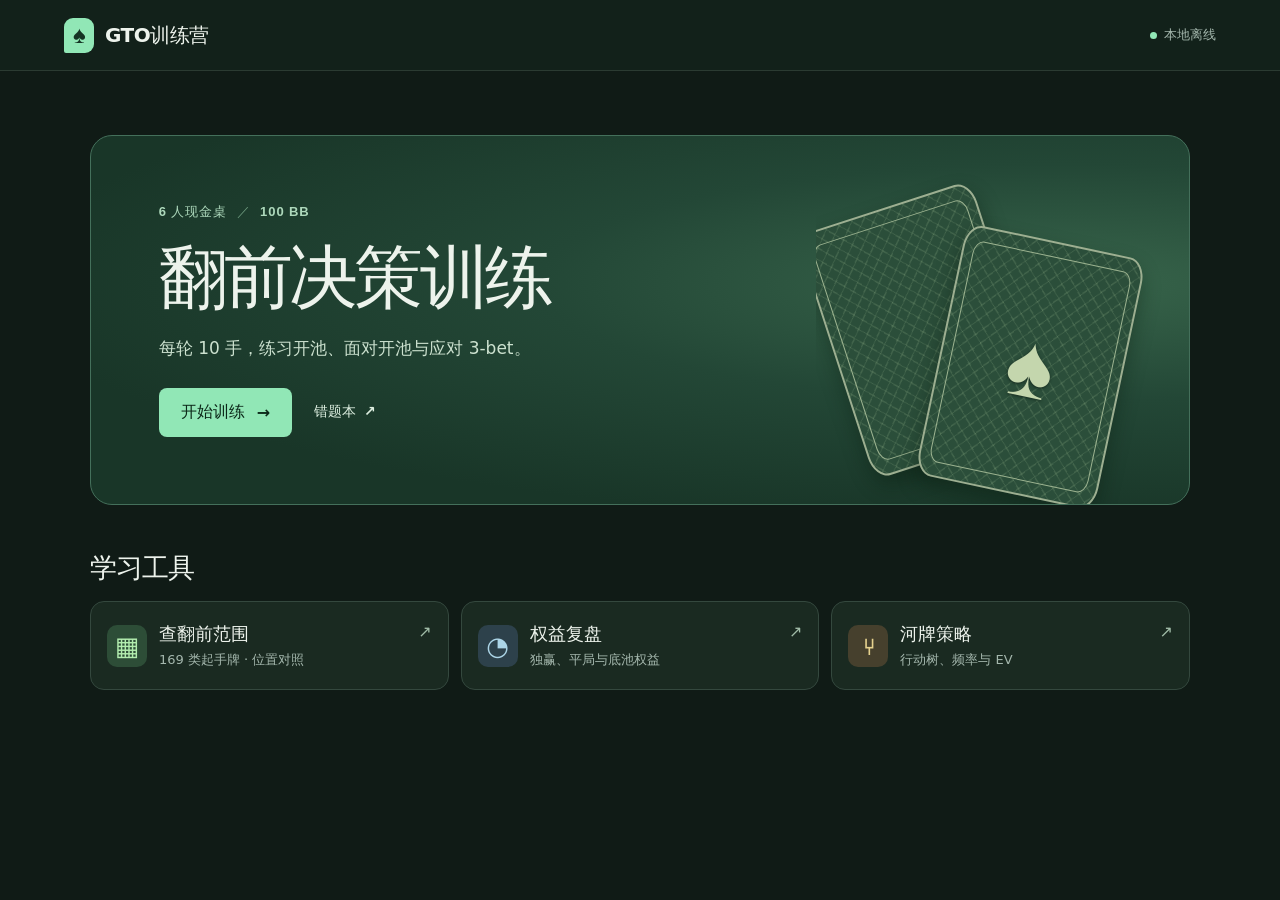
<file: index.html>
<!doctype html>
<html lang="zh-CN">
<head>
  <meta charset="utf-8">
  <meta name="viewport" content="width=device-width, initial-scale=1">
  <meta name="color-scheme" content="dark">
  <title>GTO训练营 · 训练工作台</title>
  <link rel="stylesheet" href="web/style.css">
  <link rel="stylesheet" href="web/camp.css">
  <script defer src="preflop/ranges.js"></script>
  <script defer src="training/session.js"></script>
  <script defer src="web/home.js"></script>
</head>
<body class="camp-home">
  <header class="topbar"><div class="frame topbar-inner">
    <div class="brand"><span class="brand-mark" aria-hidden="true">♠</span>GTO训练营</div>
    <span class="offline"><i></i>本地离线</span>
  </div></header>
  <main class="frame camp-desk">
    <section class="camp-hero" aria-labelledby="train-title">
      <div class="camp-hero-copy">
        <p class="camp-model">6 人现金桌 <span>／</span> 100 BB</p>
        <h1 id="train-title">翻前决策训练</h1>
        <p class="camp-description">每轮 10 手，练习开池、面对开池与应对 3-bet。</p>
        <div class="camp-cta">
          <a id="start-training" class="primary" href="training/index.html">开始训练</a>
          <a class="camp-review" href="training/index.html#review">错题本 <span aria-hidden="true">↗</span></a>
        </div>
      </div>
      <div class="camp-art" aria-hidden="true"><span class="back-card far"></span><span class="back-card near"><b>♠</b></span></div>
    </section>
    <section class="camp-tools" aria-labelledby="study-title">
      <h2 id="study-title">学习工具</h2>
      <div class="tool-grid">
        <a class="tool-card" id="open-preflop" href="preflop/index.html">
          <span class="tool-icon grid-icon" aria-hidden="true">▦</span>
          <div><h3>查翻前范围</h3><p>169 类起手牌 · 位置对照</p></div><span class="tool-go" aria-hidden="true">↗</span>
        </a>
        <a class="tool-card" id="open-equity" href="equity.html">
          <span class="tool-icon equity-icon" aria-hidden="true">◔</span>
          <div><h3>权益复盘</h3><p>独赢、平局与底池权益</p></div><span class="tool-go" aria-hidden="true">↗</span>
        </a>
        <a class="tool-card" id="open-strategy" href="strategy/index.html" hidden>
          <span class="tool-icon river-icon" aria-hidden="true">⑂</span>
          <div><h3>河牌策略</h3><p>行动树、频率与 EV</p></div><span class="tool-go" aria-hidden="true">↗</span>
        </a>
      </div>
    </section>
  </main>
</body>
</html>
</file>
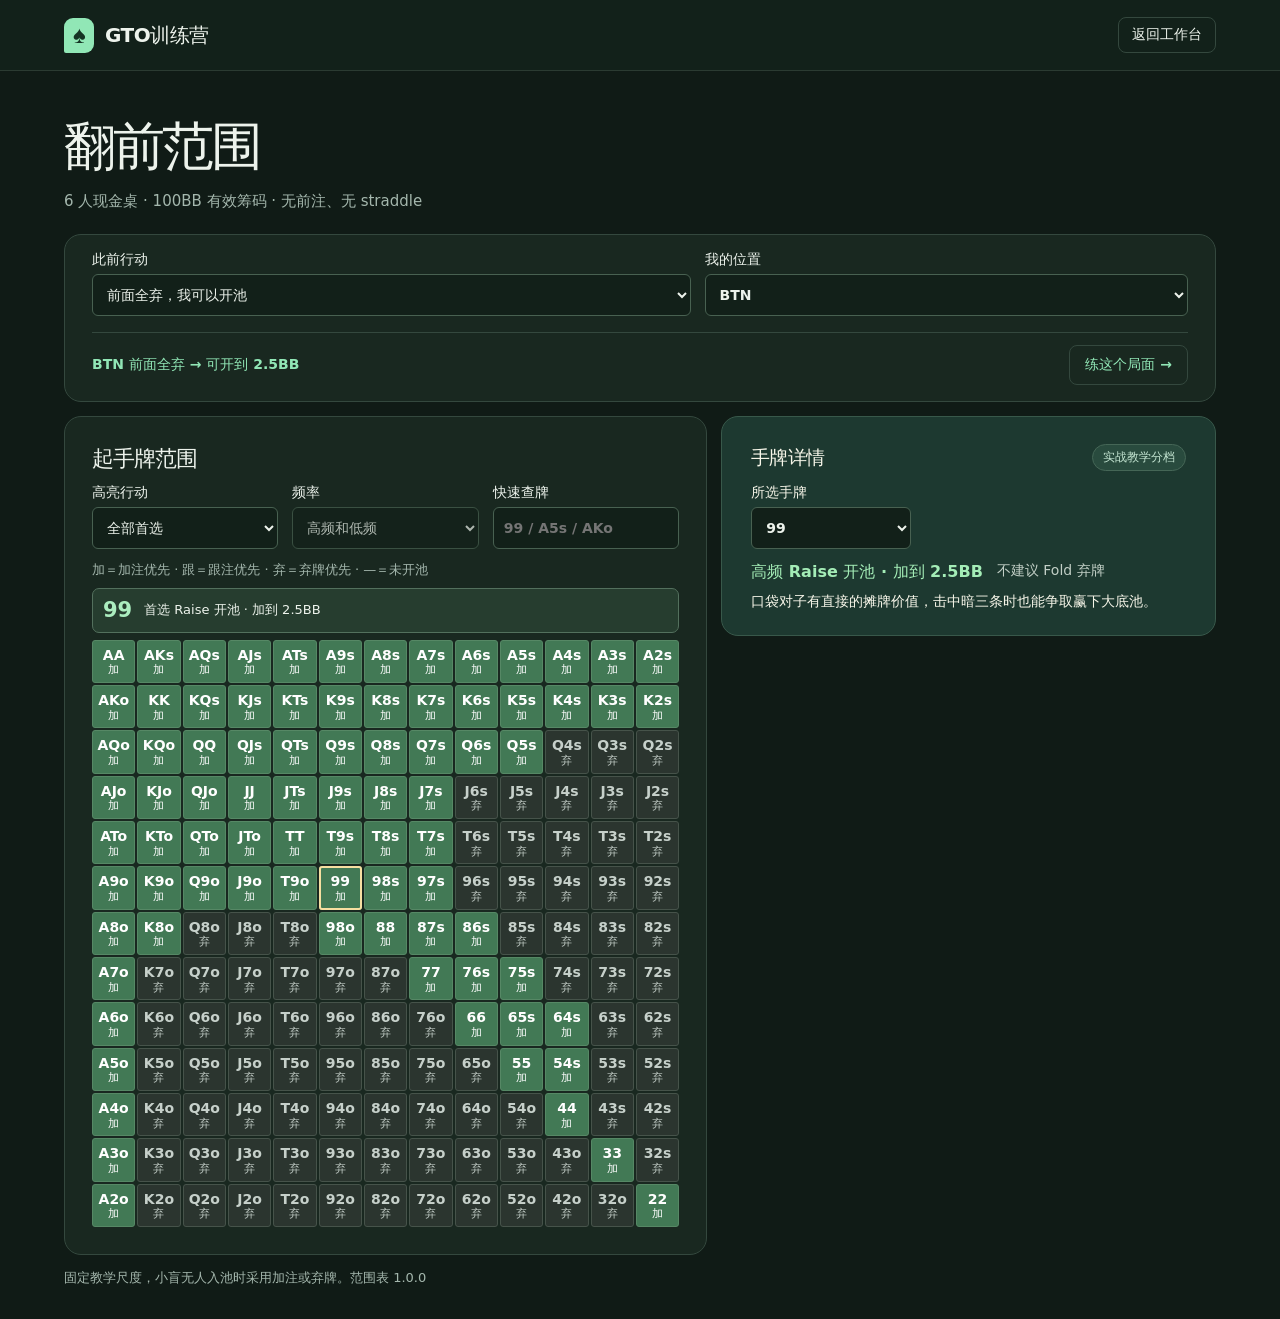
<file: preflop/index.html>
<!doctype html>
<html lang="zh-CN">
<head>
  <meta charset="utf-8">
  <meta name="viewport" content="width=device-width, initial-scale=1">
  <meta name="color-scheme" content="dark">
  <title>翻前范围 · GTO训练营</title>
  <link rel="stylesheet" href="../web/style.css">
  <link rel="stylesheet" href="../web/camp.css">
  <link rel="stylesheet" href="style.css">
  <script defer src="ranges.js"></script>
  <script defer src="advice.js"></script>
  <script defer src="ui.js"></script>
</head>
<body>
  <header class="topbar"><div class="frame topbar-inner">
    <div class="brand"><span class="brand-mark" aria-hidden="true">♠</span>GTO训练营</div>
    <a id="preflop-home" class="quiet-button" href="../index.html">返回工作台</a>
  </div></header>
  <main class="frame">
    <div class="intro preflop-intro">
      <h1>翻前范围</h1><p>6 人现金桌 · 100BB 有效筹码 · 无前注、无 straddle</p>
    </div>
    <section class="panel preflop-controls" aria-label="设置翻前局面">
      <div class="preflop-fields">
        <label>此前行动<select id="preflop-mode">
          <option value="open">前面全弃，我可以开池</option>
          <option value="vsOpen">一人开池，尚无人跟注</option>
          <option value="vsThreeBet">我开池后遇到 3-bet</option>
        </select></label>
        <label>我的位置<select id="preflop-hero"></select></label>
        <label id="preflop-opponent-field" hidden><span id="preflop-opponent-label">对手位置</span>
          <select id="preflop-opponent"></select></label>
      </div>
      <div class="line-actions"><p id="preflop-line" aria-live="polite"></p>
        <a class="secondary" id="preflop-practice" href="../training/index.html">练这个局面 →</a>
      </div>
    </section>
    <div class="preflop-workspace">
      <section class="panel preflop-range" aria-labelledby="preflop-range-title">
        <h2 id="preflop-range-title">起手牌范围</h2>
        <div class="preflop-fields">
          <label>高亮行动<select id="preflop-action"></select></label>
          <label>频率<select id="preflop-frequency">
            <option value="both">高频和低频</option><option value="high">仅高频</option><option value="low">仅低频</option>
          </select></label>
          <label>快速查牌<input id="preflop-search" type="search" placeholder="99 / A5s / AKo" autocomplete="off" autocapitalize="off" spellcheck="false"></label>
        </div>
        <p id="preflop-key" class="hint"></p>
        <div id="preflop-summary" aria-live="polite"><strong></strong><span></span></div>
        <div id="preflop-matrix" aria-label="169 种起手牌"></div>
      </section>
      <div class="range-sidebar">
        <section class="result-panel preflop-detail" aria-labelledby="preflop-detail-title">
          <div class="result-head"><h2 id="preflop-detail-title">手牌详情</h2><span class="method">实战教学分档</span></div>
          <label class="hand-select">所选手牌<select id="preflop-hand"></select></label>
          <div aria-live="polite"><ul id="preflop-tiers"></ul><p id="preflop-reason"></p></div>
        </section>
        <section class="panel compare-panel" id="preflop-compare" hidden aria-labelledby="compare-title">
          <h2 id="compare-title">位置对照</h2>
          <label>对照位置<select id="preflop-compare-opponent"></select></label>
          <div id="preflop-compare-cards" class="compare-cards"></div>
        </section>
      </div>
    </div>
    <p class="hint preflop-foot">固定教学尺度，小盲无人入池时采用加注或弃牌。范围表 <span id="preflop-version"></span></p>
  </main>
</body>
</html>
</file>
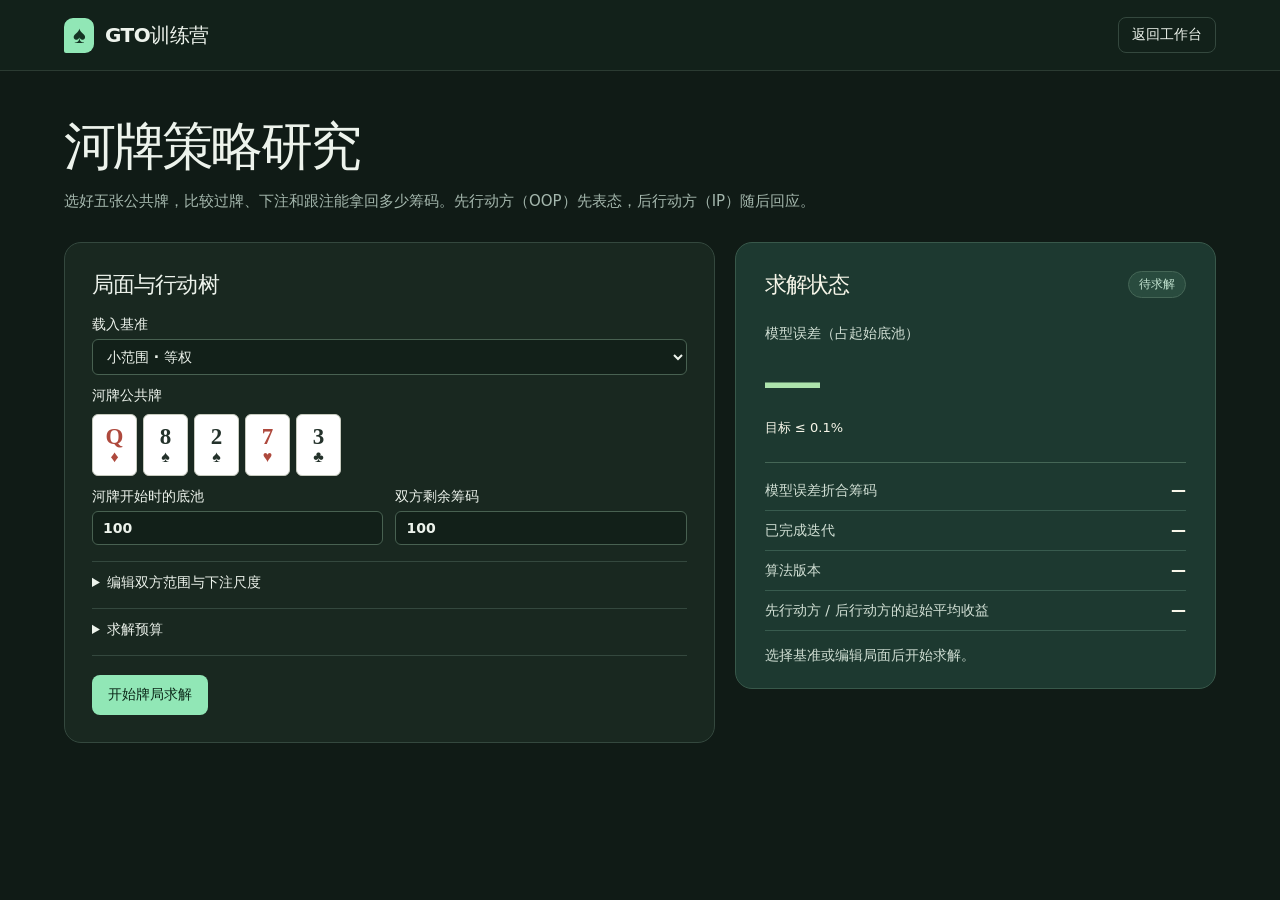
<file: strategy/index.html>
<!doctype html>
<html lang="zh-CN">
<head>
  <meta charset="utf-8">
  <meta name="viewport" content="width=device-width, initial-scale=1">
  <meta name="color-scheme" content="dark">
  <title>河牌策略研究 · GTO训练营</title>
  <link rel="stylesheet" href="../web/style.css">
  <link rel="stylesheet" href="style.css">
  <link rel="stylesheet" href="../web/camp.css">
  <script defer src="../web/equity.js"></script>
  <script defer src="solver.js"></script>
  <script defer src="evaluate.js"></script>
  <script defer src="insights.js"></script>
  <script defer src="runner.js"></script>
  <script defer src="ui.js"></script>
</head>
<body>
  <header class="topbar"><div class="frame topbar-inner">
    <div class="brand"><span class="brand-mark" aria-hidden="true">♠</span>GTO训练营</div>
    <a class="quiet-button" href="../index.html">返回工作台</a>
  </div></header>
  <main class="frame research">
    <div class="intro"><h1>河牌策略研究</h1><p>选好五张公共牌，比较过牌、下注和跟注能拿回多少筹码。先行动方（OOP）先表态，后行动方（IP）随后回应。</p></div>
    <div class="model-layout">
      <section class="panel">
        <h2>局面与行动树</h2>
        <form id="gto-form">
          <label>载入基准<select id="gto-preset"><option value="equal">小范围 · 等权</option><option value="weighted">小范围 · 非等权</option><option value="custom" disabled>自定义局面</option></select></label>
          <h3 id="gto-board-label">河牌公共牌</h3>
          <div id="gto-board" class="cards-preview board-field" role="group" aria-labelledby="gto-board-label"></div>
          <div class="paired">
            <label>河牌开始时的底池<input id="gto-pot" type="number" min="1" step="1" required></label>
            <label>双方剩余筹码<input id="gto-stack" type="number" min="1" step="1" required></label>
          </div>
          <details id="range-editor"><summary>编辑双方范围与下注尺度</summary>
            <p class="hint">点击组合可更换手牌、调整权重或移除。</p>
            <div class="paired range-sides">
              <div><h3 id="oop-label">OOP 范围</h3><div id="gto-oop" class="hand-list" role="group" aria-labelledby="oop-label"></div><button id="gto-oop-pick" type="button" class="secondary edit-range">＋ 添加 OOP 组合</button></div>
              <div><h3 id="ip-label">IP 范围</h3><div id="gto-ip" class="hand-list" role="group" aria-labelledby="ip-label"></div><button id="gto-ip-pick" type="button" class="secondary edit-range">＋ 添加 IP 组合</button></div>
            </div>
            <label>首注金额<input id="gto-opens" placeholder="50 100" required></label>
            <label>面对首注可加到<input id="gto-raises" placeholder="50:100"></label>
            <p class="hint">首注金额用空格分隔。加注写作「首注:加到」，例如 50:100。留空表示仅可跟注或弃牌。</p>
          </details>
          <details id="budget-editor"><summary>求解预算</summary>
            <div class="paired">
              <label>最多迭代数<input id="gto-limit" type="number" min="1" step="1" value="100000" required></label>
              <label>时限（秒）<input id="gto-seconds" type="number" min="1" step="1" value="120" required></label>
            </div>
            <p class="hint">目标可利用度为根底池的 0.1%。达到时限可从检查点继续求解。</p>
          </details>
          <div class="run-actions">
            <button type="submit" id="gto-run" class="primary">开始牌局求解</button>
            <button type="button" id="gto-pause" class="secondary" hidden>暂停并保存</button>
            <button type="button" id="gto-cancel" class="secondary" hidden>取消</button>
            <button type="button" id="gto-resume" class="secondary" hidden>从检查点继续</button>
            <button type="button" id="gto-load" class="secondary" hidden>载入暂停局面</button>
          </div>
        </form>
        <p class="feedback" id="gto-feedback" role="alert" hidden></p>
      </section>
      <section class="result-panel solve-card">
        <div class="result-head"><h2>求解状态</h2><span class="method" id="gto-badge">待求解</span></div>
        <div class="measure"><span>模型误差（占起始底池）</span><strong id="gto-error">—</strong><small>目标 ≤ 0.1%</small></div>
        <dl class="solve-metrics">
          <div><dt>模型误差折合筹码</dt><dd id="gto-chips">—</dd></div>
          <div><dt>已完成迭代</dt><dd id="gto-iterations">—</dd></div>
          <div><dt>算法版本</dt><dd id="gto-algorithm">—</dd></div>
          <div><dt>先行动方 / 后行动方的起始平均收益</dt><dd id="gto-root-ev">—</dd></div>
        </dl>
        <p id="gto-status" role="status">选择基准或编辑局面后开始求解。</p>
      </section>
    </div>
    <section id="gto-results" class="panel strategy-results" hidden>
      <div class="section-head"><h2>这手牌现在怎么打</h2></div>
      <div class="river-selectors">
        <label>已经发生的行动<select id="gto-history"></select></label>
        <label>行动方的两张牌<select id="gto-hand"></select></label>
      </div>
      <section id="gto-readout" class="river-readout" aria-label="当前手牌解读" aria-live="polite">
        <p id="gto-actor"></p>
        <h3 id="gto-recommendation" hidden></h3>
        <p id="gto-interpretation-note" hidden></p>
        <p id="gto-decision-context"></p>
        <p id="gto-pot-odds"></p>
        <h4>和当前对手范围摊牌</h4>
        <dl id="gto-equity-breakdown" class="river-equities"></dl>
        <p class="hint">赢牌拿走整个底池，平局各拿一半。底池权益等于独赢率加上一半的平局率。</p>
      </section>
      <section class="river-section" aria-labelledby="gto-options-title">
        <h3 id="gto-options-title">不同打法差多少</h3>
        <p class="hint">收益差表示在同一局面反复这样打，每次比收益最高的动作平均少拿多少筹码。</p>
        <div id="gto-size-comparison" class="river-options"></div>
      </section>
      <section id="gto-response-panel" class="river-section" aria-labelledby="gto-response-title" hidden>
        <div class="section-head"><div><h3 id="gto-response-title">对手拿什么牌继续</h3><p class="hint">固定你的两张牌，查看对手在不同金额下的回应。</p></div>
          <label>我的动作<select id="gto-response-size"></select></label>
        </div>
        <div id="gto-responses" aria-live="polite"></div>
      </section>
      <div class="river-section">
        <h3>行动方的整体范围</h3><p class="hint">一起看所有能走到这里的手牌。更常到达这里的组合占比更大。</p>
        <div id="gto-range-mix"></div>
      </div>
      <div class="policy-layout">
        <div>
          <h3>行动方范围矩阵</h3>
          <p id="gto-matrix-help" class="hint">选择有底色的牌类，再查看具体花色。上三角为同花，下三角为非同花。</p>
          <div class="matrix-scroll"><div id="gto-matrix" aria-label="行动方范围矩阵" aria-describedby="gto-matrix-help"></div></div>
        </div>
        <details id="gto-advanced" class="hand-policy">
          <summary>详细频率与行动 EV</summary>
          <p class="hint" id="gto-reach"></p>
          <table id="gto-action-table"><thead><tr><th scope="col">动作</th><th scope="col">行动频率</th><th scope="col">行动 EV</th></tr></thead><tbody id="gto-actions"></tbody></table>
          <p class="hint">EV 表示在相同条件下反复这样打，平均能拿到多少筹码。这里从河牌开始时算起，扣除这一轮自己投入的筹码。</p>
        </details>
      </div>
    </section>
  </main>
  <dialog id="gto-picker" aria-labelledby="gto-picker-title">
    <div class="dialog-head"><h2 id="gto-picker-title">选择公共牌</h2><button id="gto-picker-close" type="button" class="icon-button" aria-label="关闭选牌">×</button></div>
    <div id="gto-picker-range"><label>编辑的组合<select id="gto-edit-row"></select></label><label>相对权重<input id="gto-edit-weight" type="number" min="0" max="1" step="any" value="1"></label><div id="gto-weights" aria-label="常用权重"></div></div>
    <div id="gto-picker-slots" class="picker-slots"></div><div id="gto-deck" class="deck"></div>
    <p id="gto-picker-error" class="feedback" role="alert"></p>
    <div class="dialog-actions"><button id="gto-delete-row" type="button" class="secondary">移除组合</button><button id="gto-picker-apply" type="button" class="primary">应用选牌</button></div>
  </dialog>
</body>
</html>
</file>
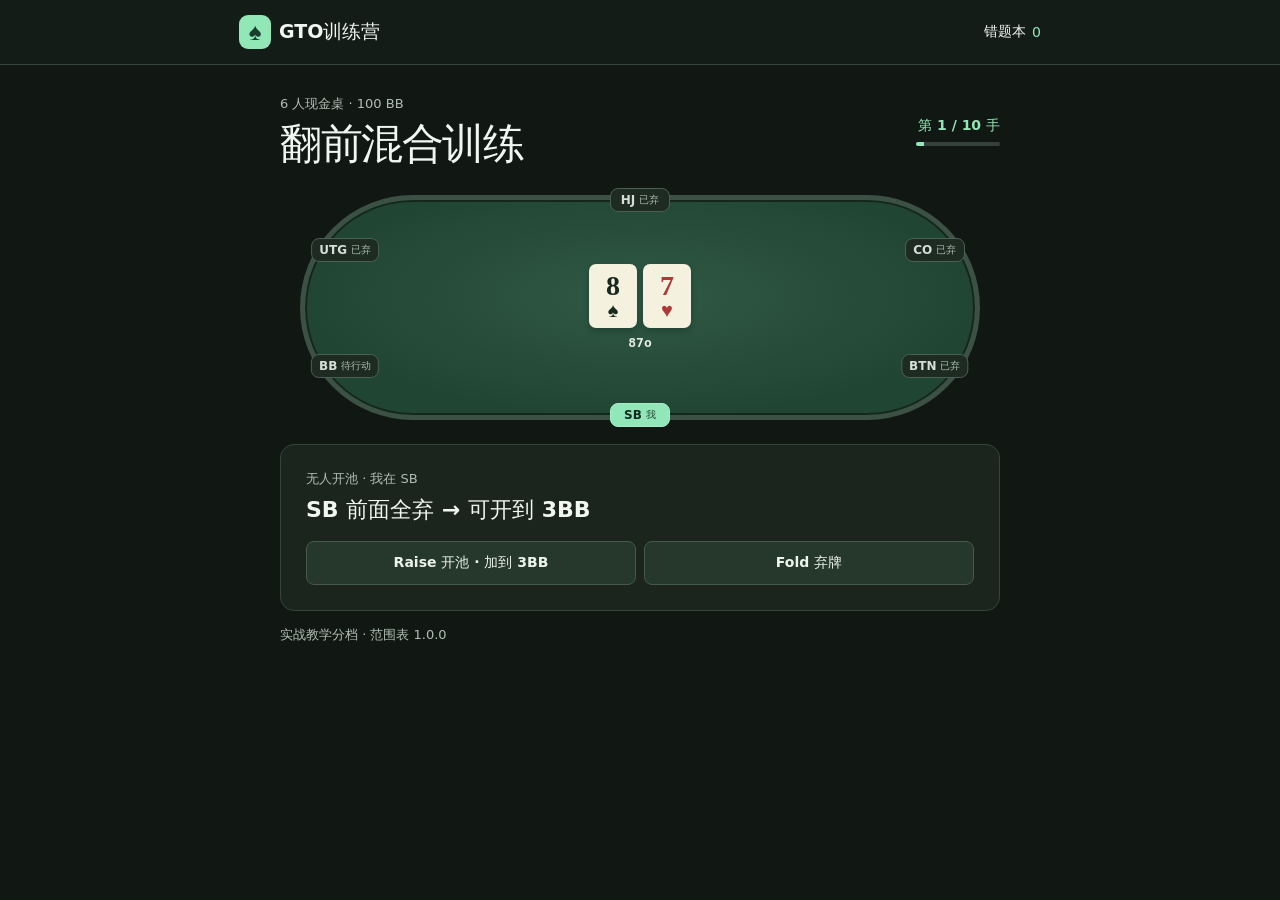
<file: training/index.html>
<!doctype html>
<html lang="zh-CN">
<head>
  <meta charset="utf-8">
  <meta name="viewport" content="width=device-width,initial-scale=1">
  <meta name="color-scheme" content="dark">
  <title>翻前训练 · GTO训练营</title>
  <link rel="stylesheet" href="../web/style.css">
  <link rel="stylesheet" href="../web/camp.css">
  <link rel="stylesheet" href="style.css">
  <script defer src="../preflop/ranges.js"></script>
  <script defer src="../preflop/advice.js"></script>
  <script defer src="session.js"></script>
  <script defer src="ui.js"></script>
</head>
<body class="training-page">
  <header class="training-header">
    <div class="training-bar">
      <a href="../index.html" id="training-home" aria-label="返回 GTO训练营 首页"><b aria-hidden="true">♠</b> GTO训练营</a>
      <a id="training-book" href="#review">错题本 <span id="training-count">0</span></a>
    </div>
  </header>
  <main class="training-shell">
    <p id="training-storage-note" role="status" hidden></p>
    <section id="training-switch" hidden aria-labelledby="training-switch-title">
      <h2 id="training-switch-title">切换训练？</h2>
      <p id="training-switch-info"></p>
      <div class="training-buttons"><button id="training-keep" class="t-primary">继续当前轮</button>
        <button id="training-confirm-switch" class="t-secondary">切换到新一轮</button></div>
    </section>
    <section id="training-question" hidden aria-labelledby="training-title">
      <div class="training-heading">
        <div><p class="training-kicker">6 人现金桌 · 100 BB</p><h1 id="training-title">翻前训练</h1></div>
        <div class="training-counter"><span id="training-progress"></span><progress id="training-meter" max="10" value="1" aria-label="本轮进度"></progress></div>
      </div>
      <div class="training-felt" aria-label="六人桌座位与我的手牌">
        <ul id="training-seats" aria-label="座位"></ul>
        <div class="training-pocket" id="training-pocket">
          <div class="training-cards" aria-hidden="true"><span id="training-card-one"></span><span id="training-card-two"></span></div>
          <span id="training-hand-name"></span>
        </div>
      </div>
      <div class="training-decision">
        <p id="training-context"></p>
        <h2 id="training-situation"></h2>
        <div class="training-buttons" id="training-actions" aria-label="选择行动"></div>
      </div>
      <section id="training-feedback" aria-live="polite" hidden>
        <h2 id="training-verdict"></h2>
        <p id="training-recommended"></p><p id="training-reason"></p>
        <div class="training-buttons"><button id="training-next" class="t-primary">下一手</button><a id="training-chart" class="t-secondary" href="../preflop/index.html">查看范围</a></div>
      </section>
    </section>
    <section id="training-summary" hidden aria-labelledby="training-summary-title">
      <p class="training-kicker">翻前训练</p><h1 id="training-summary-title">本轮完成</h1>
      <p id="training-summary-count"></p>
      <dl id="training-scores"><div><dt>高频首选</dt><dd id="training-score-high">0</dd></div>
        <div><dt>低频可选</dt><dd id="training-score-low">0</dd></div><div><dt>不建议</dt><dd id="training-score-avoid">0</dd></div></dl>
      <div class="training-buttons"><button id="training-again" class="t-primary">再练一轮</button>
        <a href="#review" class="t-secondary">查看错题本</a></div>
    </section>
    <section id="training-review" hidden aria-labelledby="training-review-title">
      <p class="training-kicker">翻前训练</p><h1 id="training-review-title">错题本</h1>
      <p id="training-review-note"></p>
      <label id="training-filter-field">复练局面<select id="training-filter"><option value="">全部局面</option></select></label>
      <div class="training-buttons"><button id="training-start-review" class="t-primary">复练错题</button>
        <a href="#" id="training-return" class="t-secondary">返回训练</a></div>
      <ul id="training-review-list"></ul>
    </section>
    <p class="training-source">实战教学分档 · 范围表 <span id="training-version"></span></p>
  </main>
</body>
</html>
</file>
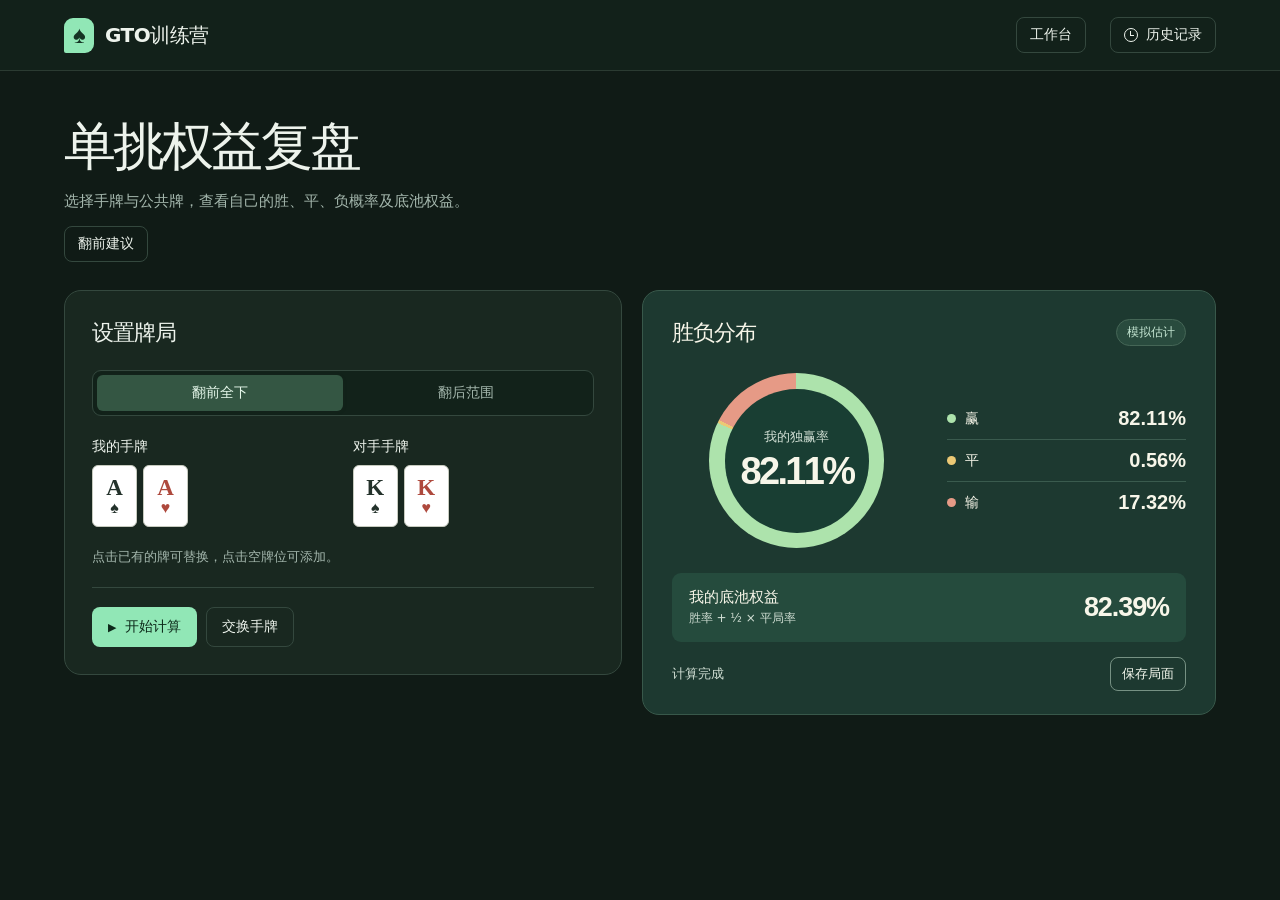
<file: equity.html>
<!doctype html>
<html lang="zh-CN">
<head>
  <meta charset="utf-8">
  <meta name="viewport" content="width=device-width, initial-scale=1">
  <meta name="color-scheme" content="dark">
  <title>GTO训练营 · 单挑权益复盘</title>
  <link rel="stylesheet" href="web/style.css">
  <link rel="stylesheet" href="web/camp.css">
  <script defer src="web/equity.js"></script>
  <script defer src="web/runner.js"></script>
  <script defer src="web/app.js"></script>
</head>
<body>
  <header class="topbar">
    <div class="frame topbar-inner">
      <div class="brand"><span class="brand-mark" aria-hidden="true">♠</span>GTO训练营</div>
      <div class="top-actions"><a class="quiet-button" href="index.html">工作台</a><button id="history-open" class="quiet-button" type="button" aria-haspopup="dialog"><span class="clock-icon" aria-hidden="true"></span>历史记录</button></div>
    </div>
  </header>
  <main class="frame">
    <div class="intro"><h1>单挑权益复盘</h1><p>选择手牌与公共牌，查看自己的胜、平、负概率及底池权益。</p>
      <a id="open-preflop" class="quiet-button" href="preflop/index.html">翻前建议</a>
    </div>
    <div class="workspace">
      <section class="panel config" aria-labelledby="config-title">
        <h2 id="config-title">设置牌局</h2>
        <div class="segments" aria-label="分析模式"><button type="button" id="mode-fixed" aria-pressed="true">翻前全下</button><button type="button" id="mode-range" aria-pressed="false">翻后范围</button></div>
        <div class="hands">
          <div class="hand-field">
            <span class="hand-label" id="hero-label">我的手牌</span>
            <div class="cards-preview" id="hero-preview" role="group" aria-labelledby="hero-label"></div>
          </div>
          <div class="hand-field" id="villain-field">
            <span class="hand-label" id="villain-label">对手手牌</span>
            <div class="cards-preview" id="villain-preview" role="group" aria-labelledby="villain-label"></div>
          </div>
          <div class="hand-field board-field" id="board-field" hidden>
            <span class="hand-label" id="board-label">公共牌</span>
            <div class="cards-preview" id="board-preview" role="group" aria-labelledby="board-label"></div>
          </div>
        </div>
        <p class="hint card-hint">点击已有的牌可替换，点击空牌位可添加。</p>
        <div id="range-field" hidden>
          <label for="range-kind">对手范围</label>
          <select id="range-kind"><option value="uniform">全部合法组合 · 等权</option><option value="weighted">自定义加权组合</option></select>
          <div id="weighted-field" hidden>
            <label for="saved-range">载入已保存的范围</label>
            <select id="saved-range"><option value="">选择范围</option></select>
            <div id="range-list"></div>
            <button id="add-combo" class="secondary" type="button">＋ 添加组合</button>
            <div class="range-save"><label for="range-name">范围名称</label><input id="range-name" type="text" placeholder="自定义范围"><button id="save-range" type="button" class="secondary">保存范围</button></div>
          </div>
        </div>
        <div class="run-actions">
          <button id="run" class="primary" type="button"><span aria-hidden="true">▶</span> 开始计算</button>
          <button id="cancel" class="secondary" type="button" hidden>取消计算</button>
          <button id="swap" class="secondary" type="button">交换手牌</button>
        </div>
        <p id="feedback" class="feedback" role="alert" hidden></p>
      </section>
      <section class="result-panel" aria-labelledby="result-title">
        <div class="result-head"><h2 id="result-title">胜负分布</h2><span id="method" class="method">等待计算</span></div>
        <div class="result-main">
          <div id="donut" class="donut"><div><span>我的独赢率</span><strong id="win-hero">—</strong></div></div>
          <dl class="outcomes">
            <div><dt><i class="win-dot"></i>赢</dt><dd data-prob="win">—</dd></div>
            <div><dt><i class="tie-dot"></i>平</dt><dd data-prob="tie">—</dd></div>
            <div><dt><i class="loss-dot"></i>输</dt><dd data-prob="loss">—</dd></div>
          </dl>
        </div>
        <div class="equity"><div><span>我的底池权益</span><small>胜率 + ½ × 平局率</small></div><strong data-prob="equity">—</strong></div>
        <p id="range-summary" class="hint" hidden></p>
        <div class="result-foot"><span id="job-status" role="status">准备就绪</span><button type="button" id="save" class="save-button" disabled>保存局面</button></div>
      </section>
    </div>
    <section id="combos" class="panel combos" aria-labelledby="combos-title" hidden>
      <div class="section-head"><div><h2 id="combos-title">对手组合</h2><p id="count" class="hint" aria-live="polite"></p></div>
        <div class="filters">
          <label for="relation-filter">当前关系<select id="relation-filter"><option value="all">全部</option><option value="1">我领先</option><option value="0">持平</option><option value="-1">我落后</option></select></label>
          <label for="equity-filter">最低权益（%）<input id="equity-filter" type="number" min="0" max="100" step="any" placeholder="0"></label>
        </div>
      </div>
      <div class="table-scroll" tabindex="0" aria-label="可横向滚动的对手组合表">
        <table><thead><tr><th scope="col">对手手牌</th><th scope="col">当前关系</th><th scope="col">独赢率</th><th scope="col">平局率</th><th scope="col">输率</th><th scope="col">我的权益</th><th scope="col">权重</th><th scope="col" id="counts-heading" hidden>终局计数</th></tr></thead><tbody id="rows"></tbody></table>
      </div>
      <p id="no-rows" class="hint" hidden>没有符合筛选条件的组合。</p>
      <div class="pagination" id="pagination" hidden><button id="prev-page" type="button" class="secondary">上一页</button><span id="page-number"></span><button id="next-page" type="button" class="secondary">下一页</button></div>
    </section>
  </main>
  <dialog id="picker" aria-labelledby="picker-title">
    <div class="dialog-head"><h2 id="picker-title">选择手牌</h2><button id="picker-close" type="button" class="icon-button" aria-label="关闭选牌">×</button></div>
    <div id="deck" class="deck"></div>
    <div class="dialog-actions"><button id="clear-slot" type="button" class="secondary">移除这张牌</button></div>
  </dialog>
  <dialog id="history-dialog" aria-labelledby="history-title">
    <div class="dialog-head"><h2 id="history-title">历史记录</h2><button id="history-close" type="button" class="icon-button" aria-label="关闭历史记录">×</button></div>
    <div id="history-list"></div><p id="history-note" class="hint" role="status"></p>
  </dialog>
</body>
</html>
</file>
<file: web/style.css>
:root {
  font-family: "DM Sans","Microsoft YaHei","PingFang SC",system-ui,sans-serif;
  color:#242d29; background:#f4f4ef; font-synthesis:none;
  --green:#204f3f; --ink:#242d29; --muted:#59665f; --line:#dcded5;
  --win:#ade3ac; --tie:#ecc975; --loss:#e69a86;
}
* {box-sizing:border-box}
body {margin:0; min-height:100vh}
button,input,select,textarea {font:inherit}
button {cursor:pointer}
button:disabled {cursor:default; opacity:.48}
button:focus-visible,input:focus-visible,select:focus-visible,textarea:focus-visible,[tabindex]:focus-visible {outline:3px solid #6496c7;outline-offset:3px}
[hidden] {display:none !important}
.frame {width:min(1152px,calc(100% - 80px));margin:auto}
.topbar {background:#fafaf6;border-bottom:1px solid var(--line)}
.topbar-inner,.top-actions,.brand,.offline,.quiet-button,.result-head,.result-foot,.equity,.dialog-head,.run-actions,.dialog-actions,.pagination {display:flex;align-items:center}
.topbar-inner {height:70px;justify-content:space-between}
.brand {font-size:20px;font-weight:750;letter-spacing:.04em;gap:11px}
.brand-mark {display:grid;place-items:center;width:30px;height:35px;color:#fff;background:var(--green);border-radius:5px;font:24px/1 Georgia,serif;transform:rotate(-5deg)}
.top-actions {gap:24px}
.offline {color:var(--muted);font-size:13px;gap:7px}
.offline i,.outcomes i {display:inline-block;border-radius:100%;flex:none}
.offline i {width:7px;height:7px;background:#518061}
.quiet-button,.secondary,.icon-button,.save-button {background:transparent;color:inherit;border:1px solid var(--line)}
.quiet-button,.secondary,.primary,.save-button {border-radius:8px;font-weight:600}
.quiet-button {padding:8px 13px;gap:8px;font-size:14px}
.clock-icon {width:14px;height:14px;border:1.5px solid;border-radius:100%;position:relative}
.clock-icon:before {content:"";position:absolute;left:5px;top:2px;width:3px;height:4px;border-left:1px solid;border-bottom:1px solid}
.intro {margin:45px 0 28px}
h1,h2,p,dl,dd {margin:0}
h1 {font-size:clamp(32px,4.5vw,52px);font-weight:740;letter-spacing:-.055em;line-height:1.17}
.intro p {margin-top:12px;font-size:15px;line-height:1.65;color:var(--muted)}
#open-preflop {display:inline-flex;margin-top:12px;text-decoration:none}
.workspace {display:grid;grid-template-columns:1fr 1.03fr;gap:20px;align-items:start;margin-bottom:24px}
.panel,.result-panel {border-radius:17px}
.panel {background:#fffefa;border:1px solid var(--line);padding:27px}
h2 {font-size:22px;font-weight:700;letter-spacing:-.04em;line-height:1.4}
.segments {display:grid;grid-template-columns:1fr 1fr;padding:4px;border:1px solid #dddfd5;background:#f0f1eb;border-radius:9px;margin:22px 0}
.segments button {background:transparent;border:0;border-radius:6px;padding:9px 5px;color:var(--muted);font-weight:600;font-size:14px}
.segments button[aria-pressed=true] {background:white;color:var(--green);box-shadow:0 1px 4px #222b231f}
.hands {display:flex;gap:20px;flex-wrap:wrap}
.hand-field {flex:1 1 105px;min-width:0}
.board-field {flex:2 1 205px}
label,.hand-label {display:block;font-size:14px;font-weight:600}
.cards-preview {display:flex;align-items:center;gap:6px}
.cards-preview {margin:9px 0}
.card {font-family:Georgia,"Times New Roman",serif;position:relative;background:#fff;border:1px solid #c7cbbf;box-shadow:0 2px 2px #2534230c;color:#24322b;display:flex;flex-direction:column;align-items:center;justify-content:center;gap:1px;border-radius:6px;line-height:1}
.card:hover:not(:disabled),.secondary:hover:not(:disabled),.quiet-button:hover {border-color:#8ba190;background:#f6f8ef}
.cards-preview .card {height:62px;width:45px;min-width:0}
.cards-preview .card:hover {border-color:var(--green);box-shadow:0 2px 5px #204f3f25}
.card b {font-size:23px;font-weight:600}
.card span {font-size:16px}
.red {color:#ae493d}
.card.blank {border-style:dashed;background:#f6f6f0;color:#738077;font:20px system-ui}
input,select,textarea {border:1px solid #cdd3c8;color:var(--ink);background:white;border-radius:6px;padding:8px 10px;min-width:0}
.hint {font-size:13px;line-height:1.65;color:var(--muted)}
.card-hint {margin:10px 0 0}
#range-field {margin-top:19px}
#range-field select {width:100%;margin-top:7px}
#weighted-field > label {display:block;margin-top:12px}
.range-save {display:flex;align-items:center;gap:8px;flex-wrap:wrap;margin-top:12px}
.range-save input {flex:1;min-width:7em}
#range-summary {color:inherit}
#weighted-field {margin-top:14px}
.range-row {display:flex;gap:13px;align-items:center;flex-wrap:wrap;border-top:1px solid var(--line);padding:7px 0}
.range-row label {display:flex;align-items:center;gap:6px;font-size:13px}
.range-row input {width:75px}
.range-row small {flex-basis:100%}
.range-row .cards-preview {margin:3px 0}
#add-combo {margin-top:8px}
.run-actions {border-top:1px solid var(--line);padding-top:19px;margin-top:19px;gap:9px;flex-wrap:wrap}
.primary,.secondary {font-size:14px;padding:10px 15px}
.primary {border:1px solid var(--green);background:var(--green);color:#fff}
.primary:hover:not(:disabled) {background:#173d30}
#run span {margin-right:4px;font-size:11px}
.feedback {margin-top:14px;font-size:14px;line-height:1.65;color:#954432}
.feedback.info {color:var(--green)}
.result-panel {background:#193e33;color:#f7f6e9;padding:27px 29px 23px}
.result-head,.result-foot,.equity,.section-head,.dialog-head {justify-content:space-between;gap:12px}
.method {background:#2e5245;color:#e2eedc;border:1px solid #456656;padding:4px 10px;border-radius:30px;font-size:12px;white-space:nowrap}
.result-main {display:grid;grid-template-columns:1.05fr 1fr;align-items:center;gap:25px;padding:25px 0}
.donut {width:min(100%,175px);aspect-ratio:1;border-radius:50%;background:#385b4e;display:grid;place-items:center;justify-self:center}
.donut>div {background:#193e33;border-radius:50%;width:82%;aspect-ratio:1;display:flex;flex-direction:column;align-items:center;justify-content:center;gap:4px}
.donut span,.equity small,#job-status {font-size:13px;color:#d1dfd4}
.donut strong,.equity strong,.outcomes dd {font-family:"DM Sans","Segoe UI",sans-serif;font-variant-numeric:tabular-nums}
.donut strong {font-size:clamp(24px,3.1vw,38px);letter-spacing:-.07em}
.outcomes>div {display:flex;justify-content:space-between;gap:6px;padding:9px 0;border-bottom:1px solid #3a5b4e;align-items:center}
.outcomes>div:last-child {border:0}
.outcomes dt {display:flex;align-items:center;gap:9px;font-size:14px}
.outcomes i {width:9px;height:9px}
.win-dot {background:var(--win)} .tie-dot {background:var(--tie)} .loss-dot {background:var(--loss)}
.outcomes dd {font-size:20px;font-weight:600}
.equity {padding:15px 17px;background:#254b3d;border-radius:9px}
.equity span,.equity small {display:block}
.equity span {font-size:15px;font-weight:650}
.equity small {margin-top:3px;font-size:12px}
.equity strong {font-size:27px;letter-spacing:-.04em}
.result-foot {margin-top:15px}
.save-button {border-color:#769183;color:#f3f7ed;font-size:13px;padding:7px 11px;white-space:nowrap}
.save-button:hover:not(:disabled) {background:#315a48}
.combos {margin-bottom:35px}
.section-head {display:flex;align-items:flex-start;flex-wrap:wrap}
.section-head .hint {margin:5px 0}
.filters {display:flex;gap:12px;align-items:center;flex-wrap:wrap}
.filters label {font-size:12px}
.filters select,.filters input {display:block;margin-top:4px;width:110px;font-size:13px}
.table-scroll {overflow:auto;margin-top:17px}
table {width:100%;border-collapse:collapse;white-space:nowrap;font-size:14px;font-variant-numeric:tabular-nums}
th,td {padding:10px 9px;border-bottom:1px solid #e5e8df;text-align:right}
th {color:#546359;font-size:12px;background:#f3f5ee}
th:first-child,td:first-child,th:nth-child(2),td:nth-child(2) {text-align:left}
.inline-card {font:600 16px Georgia,serif;display:inline-block;margin-right:7px}
.pagination,.dialog-actions {justify-content:flex-end;gap:10px;margin-top:16px}
.pagination span {font-size:13px;color:var(--muted)}
dialog {background:#fffef9;color:var(--ink);border:1px solid var(--line);border-radius:14px;padding:22px;width:min(560px,calc(100% - 24px));max-height:90vh;overflow:auto}
dialog::backdrop {background:#10271e77}
.dialog-head {margin-bottom:17px}
.icon-button {width:34px;height:34px;border-radius:50%;font:23px/1 Arial}
.deck {display:grid;grid-template-columns:repeat(13,minmax(0,1fr));gap:4px}
.deck .card {min-width:0;min-height:44px;padding:1px}
.deck .card b {font-size:16px}
.deck .card span {font-size:13px}
.deck .card:disabled {opacity:.32;background:#e7e8df}
.deck .card[aria-pressed=true] {border:2px solid #306644;outline:1px solid #a6ecc2;background:#e0f4e3;opacity:1}
.history-entry {width:100%;display:flex;align-items:center;justify-content:space-between;gap:10px;text-align:left;background:#f8f9f3;border:1px solid var(--line);padding:13px;border-radius:8px;margin-bottom:9px;color:var(--ink)}
.history-entry strong,.history-entry small {display:block}
.history-entry small {color:var(--muted);margin-top:5px}
@media(max-width:830px) {
  .frame {width:calc(100% - 40px)}
  .workspace {gap:13px}
  .panel,.result-panel {padding:20px}
  .result-main {gap:12px}
  .cards-preview {gap:4px}
  .cards-preview .card {max-width:calc((100% - 16px)/2)}
  .board-field .card {max-width:calc((100% - 16px)/5)}
}
@media(max-width:690px) {
  .frame {width:calc(100% - 28px)}
  .topbar-inner {height:59px}
  .brand {font-size:17px;gap:8px}
  .top-actions {gap:10px}
  .offline {font-size:11px}
  .quiet-button {padding:7px 9px;font-size:13px}
  .intro {margin:27px 0 19px}
  .intro p {font-size:14px;margin-top:7px}
  .workspace {grid-template-columns:1fr;gap:14px}
  .result-main {padding:19px 0}
  .donut {width:140px}
  .donut strong {font-size:29px}
  .board-field {flex-basis:170px}
  .deck {gap:3px}
  dialog {padding:14px}
}
@media(max-width:375px) {
  .offline {display:none}
  #picker,#gto-picker {width:calc(100% - 12px);max-width:calc(100% - 12px);padding:12px 6px}
  .deck {column-gap:2px}
  .hands {gap:12px}
}
</file>
<file: web/camp.css>
:root {
  color-scheme:dark;
  --ink:#edf3ec; --muted:#a4b7ad; --line:#34483e; --green:#91e7b6;
  --surface:#192820; --deep:#101b16; --felt:#214438;
  color:var(--ink); background:var(--deep);
}
a {color:var(--green)}
a:focus-visible {outline:3px solid #a8d3ff;outline-offset:3px}
.topbar {background:#12211a;border-color:#2b3b32}
.brand {letter-spacing:-.025em}
.brand-mark {background:#91e7b6;color:#153324;transform:none;border-radius:9px 9px 9px 2px}
.quiet-button,.camp-cta a,.tool-card {text-decoration:none}
.offline i {background:#91e7b6}
.panel,dialog {background:var(--surface)}
.result-panel {background:#1d3930;border:1px solid #38584a}
input,select,textarea {background:#122019;color:var(--ink);border-color:#486151}
.primary {background:var(--green);color:#0c2819;border-color:transparent}
.primary:hover:not(:disabled) {background:#b9f4d1}
.secondary:hover:not(:disabled),.quiet-button:hover {background:#253d30;border-color:#658571}
.segments,th {background:#12221a;color:var(--muted);border-color:var(--line)}
th,td {border-color:var(--line)}
.segments button[aria-pressed=true] {background:#345643;color:#e6f8eb}
.history-entry {background:#203328}
.feedback {color:#ffaf98}
.result-panel .method {color:#c3e4d1;background:#294b3e}
#range-list .red,.inline-card.red {color:#ffac9c}
#gto-matrix button[aria-pressed=true] {background:#88cfa4;color:#153324}
.camp-home .offline {display:flex}
.camp-desk {max-width:1100px;padding:clamp(22px,5vw,68px) 0 40px}
.camp-hero {
  position:relative;isolation:isolate;overflow:hidden;border:1px solid #44705b;border-radius:22px;
  background:radial-gradient(ellipse at 88% 40%,#38654b 0%,#234736 38%,#193628 77%);
}
.camp-hero-copy {position:relative;z-index:1;padding:clamp(28px,5.3vw,70px);width:69%}
.camp-model {color:#add8bb;font:650 13px/1.3 "DM Sans","Microsoft YaHei",sans-serif;letter-spacing:.07em}
.camp-model span {padding-inline:5px;color:#709e81}
.camp-hero h1 {margin:16px 0;font-size:clamp(32px,5.4vw,70px);letter-spacing:-.055em}
.camp-description {color:#cce1cf;line-height:1.65;font-size:clamp(14px,1.6vw,17px)}
.camp-cta {display:flex;gap:22px;align-items:center;flex-wrap:wrap;margin-top:26px}
.camp-cta .primary {padding:13px 21px;display:inline-flex;align-items:center;justify-content:center;font-size:16px}
.camp-cta .primary::after {content:"→";margin-left:12px}
.camp-review {font-size:14px;font-weight:650;color:#deefe1}
.camp-review span {padding-left:3px}
.camp-art {position:absolute;z-index:0;inset:0 0 0 auto;width:34%;pointer-events:none;overflow:hidden}
.back-card {
  display:grid;place-items:center;position:absolute;top:22%;left:16%;width:49%;aspect-ratio:5/7;
  border:2px solid #9daf91;border-radius:9%;box-shadow:0 10px 20px #07190d66;
  background:repeating-linear-gradient(48deg,transparent 0 9px,#9aba8e36 9px 10px),
    repeating-linear-gradient(-48deg,transparent 0 9px,#9aba8e36 9px 10px),#2b4e3a;
}
.back-card::before {content:"";position:absolute;inset:5%;border:1px solid #9cb390;border-radius:6%}
.back-card.far {left:4%;top:18%;transform:rotate(-18deg)}
.back-card.near {left:33%;top:28%;transform:rotate(12deg)}
.back-card b {font:clamp(42px,7vw,98px)/1 Georgia,serif;color:#c4d6ad;text-shadow:0 1px 3px #112419}
.camp-tools {margin-top:clamp(23px,3.6vw,44px)}
.camp-tools h2 {font-size:clamp(20px,2.3vw,27px);margin-bottom:14px}
.tool-grid {display:grid;grid-template-columns:repeat(auto-fit,minmax(min(100%,245px),1fr));gap:12px}
.tool-card,#open-preflop.tool-card {display:flex;position:relative;align-items:center;gap:12px;margin:0;padding:20px 16px;color:var(--ink);background:#1a2a21;border:1px solid var(--line);border-radius:14px}
.tool-card:hover,.tool-card:focus-visible {background:#21382a;border-color:#629475}
.tool-card h3 {margin:0 0 5px;font-size:18px}
.tool-card p {color:var(--muted);font-size:13px}
.tool-go {margin-left:auto;color:#a1bca8;align-self:flex-start}
.tool-icon {flex:none;width:40px;height:42px;display:grid;place-items:center;border-radius:10px;font:26px/1 system-ui}
.grid-icon {background:#2d4d37;color:#b2ecae}
.equity-icon {background:#2d414b;color:#acd5e7}
.river-icon {background:#46402d;color:#e5d18e}
@media(max-width:590px) {
  .camp-hero-copy {padding:25px 17px;width:100%}
  .camp-hero h1 {max-width:70%;font-size:clamp(28px,8vw,41px)}
  .camp-description {width:68%;max-width:23em}
  .camp-art {width:29%;height:80%;top:0}
  .back-card {width:64%;top:19%}
  .back-card.near {left:40%;top:32%}
  .camp-cta {gap:16px;margin-top:18px}
  .camp-cta .primary {font-size:14px;padding:12px 14px}
  .tool-card,#open-preflop.tool-card {padding:15px}
}
</file>
<file: preflop/style.css>
.preflop-intro {margin-bottom:20px}
.preflop-controls {margin-bottom:14px;padding-block:16px}
.preflop-fields {display:flex;flex-wrap:wrap;gap:8px 14px}
.preflop-fields select,.preflop-fields input,.hand-select select,.compare-panel select {display:block;width:100%;margin-top:5px;min-height:42px}
.preflop-fields label {flex:1 1 90px;min-width:0}
.preflop-controls label:first-child {flex-basis:205px}
.line-actions {margin-top:16px;padding-top:12px;border-top:1px solid var(--line);display:flex;align-items:center;justify-content:space-between;gap:10px;flex-wrap:wrap}
.line-actions a {color:var(--green);text-decoration:none}
#preflop-line {font-size:14px;color:var(--green);line-height:1.55;font-weight:650}
.preflop-workspace {display:grid;grid-template-columns:minmax(0,1.3fr) minmax(300px,1fr);align-items:start;gap:14px}
.range-sidebar {display:grid;gap:14px;min-width:0}
.preflop-detail h2,.compare-panel h2 {font-size:19px}
.preflop-range .preflop-fields {margin:10px 0}
.hand-select {margin-top:13px;max-width:160px}
#preflop-tiers {display:flex;flex-wrap:wrap;gap:8px 14px;list-style:none;padding:0;margin:13px 0 8px}
#preflop-tiers li[data-tier="high"] {color:#a4edb7;font-weight:700}
#preflop-tiers li[data-tier="low"] {color:#f3d887}
#preflop-tiers li[data-tier="avoid"] {color:#c2cfc6;font-size:14px}
#preflop-reason {font-size:14px;line-height:1.55}
#preflop-summary {position:sticky;top:0;z-index:2;display:flex;align-items:center;gap:12px;margin-top:7px;background:#263d2f;border:1px solid #53705d;border-radius:7px;padding:8px 10px;min-height:45px}
#preflop-summary strong {font:700 21px/1.2 "DM Sans",system-ui,sans-serif;color:#abedbf}
#preflop-summary span {font-size:13px;line-height:1.45}
#preflop-search[aria-invalid=true] {border-color:#ffac9c}
#preflop-matrix {display:grid;grid-template-columns:repeat(13,minmax(0,1fr));gap:2px;margin-top:7px}
.preflop-cell {border:1px solid #46534a;border-radius:3px;background:#2b352f;color:#c6d0ca;font-family:inherit;font-weight:680;font-size:clamp(9px,2.65vw,14px);line-height:1.05;aspect-ratio:1;min-width:0;padding:0;display:grid;place-content:center;justify-items:center;scroll-margin-block:60px 12px}
.preflop-cell b {font-size:clamp(7px,1.85vw,11px);font-weight:600;line-height:1;margin-top:2px}
.preflop-cell[data-mark="raise"],.preflop-cell[data-mark="high"] {background:#427955;color:white;border-color:#568865}
.preflop-cell[data-mark="call"] {background:#355969;color:#e5f4ff;border-color:#4a6976}
.preflop-cell[data-mark="low"] {background:#765c2c;color:#fff3d0;border-color:#997e43}
.preflop-cell[data-mark="outside"] {background:#202923;color:#acb8ad;border-style:dashed}
.preflop-cell[aria-pressed="true"] {outline:2px solid #f6dfa1;outline-offset:-2px}
.preflop-cell:focus-visible {outline:2px solid white;outline-offset:1px}
.compare-panel>label {display:flex;gap:8px;align-items:center;margin-block:10px}
.compare-panel select {width:auto;min-width:5em;margin:0}
.compare-cards {display:grid;grid-template-columns:repeat(2,minmax(0,1fr));gap:8px}
.compare-cards article {display:flex;flex-direction:column;gap:8px;padding:12px;background:#13231a;border:1px solid var(--line);border-radius:8px}
.compare-cards h3 {margin:0;font-size:16px}
.compare-cards p,.compare-cards a {font-size:13px;line-height:1.55}
.compare-line {color:var(--muted)}
.compare-cards strong {color:#a9ecc0;font-size:14px}
.compare-cards a {display:flex;align-items:center;min-height:44px;margin-top:auto;font-weight:700;text-decoration:none}
.preflop-foot {margin:12px 0 30px}
@media (max-width:750px) {
  .preflop-workspace {grid-template-columns:1fr}
}
@media (max-width:480px) {
  .preflop-controls,.preflop-range,.preflop-detail,.compare-panel {padding:12px}
  .preflop-fields {gap:6px 8px}
  .preflop-fields select,.preflop-fields input {font-size:13px;padding-inline:5px}
  .preflop-controls label:first-child {flex-basis:100%}
  .preflop-range .preflop-fields label {flex:1 1 80px}
  .preflop-intro {margin-block:23px 15px}
}
</file>
<file: strategy/style.css>
.topbar a {text-decoration:none}
.research {padding-bottom:40px}
.model-layout {display:grid;grid-template-columns:minmax(0,1.15fr) minmax(0,.85fr);gap:20px;align-items:start}
#gto-form {margin-top:16px}
#gto-form select,#gto-form input,#gto-form textarea,#gto-history,#gto-hand {display:block;width:100%;margin-top:5px}
#gto-form>label,#gto-form details>label {margin-top:13px}
.paired {display:grid;grid-template-columns:1fr 1fr;gap:12px;margin-top:12px}
.paired label {min-width:0}
#gto-board,#gto-opens,#gto-raises {font-family:Consolas,monospace}
#gto-form details {border-top:1px solid var(--line);margin-top:16px;padding-top:12px}
#gto-form summary {cursor:pointer;font-size:14px;font-weight:650}
#gto-form details .hint {margin-top:7px}
#gto-form .run-actions {margin-top:16px}
.solve-card {overflow-wrap:anywhere}
.solve-card .measure {padding:25px 0;border-bottom:1px solid #456656;display:grid;gap:5px}
.measure span,.solve-metrics dt {font-size:14px;color:#d1dfd4}
.measure strong {color:var(--win);font:650 clamp(32px,5vw,55px)/1.2 "Segoe UI",sans-serif;letter-spacing:-.04em;font-variant-numeric:tabular-nums}
.measure small {font-size:13px}
.solve-metrics {padding:8px 0 16px}
.solve-metrics>div {display:flex;align-items:baseline;justify-content:space-between;gap:12px;border-bottom:1px solid #385b4e;padding:10px 0}
.solve-metrics dd {font-size:15px;font-weight:650;text-align:right}
#gto-status {font-size:14px;color:#d1dfd4}
.strategy-results {margin-top:20px}
.strategy-results .section-head {align-items:center}
.strategy-results h3 {font-size:16px;margin:0 0 4px}
.river-selectors {display:grid;grid-template-columns:minmax(0,2fr) minmax(0,1fr);gap:12px;margin:12px 0}
.river-selectors label,.river-selectors select {min-width:0}
.river-readout {border:1px solid #4b6e59;border-radius:12px;background:#1d382b;padding:clamp(14px,2vw,22px);line-height:1.55}
.river-readout h3 {margin:4px 0 10px;font-size:clamp(17px,2.4vw,24px);color:#b8f0c9}
.river-readout h4 {margin:13px 0 6px;font-size:14px}
#gto-actor {color:#c4d5ca;font-size:13px}
#gto-interpretation-note {color:#edd49a;margin-block:6px}
#gto-decision-context,#gto-pot-odds {font-size:14px}
.river-equities {display:grid;grid-template-columns:repeat(4,minmax(0,1fr));gap:5px;font-variant-numeric:tabular-nums}
.river-equities div {padding:6px 4px;border-top:1px solid #537661}
.river-equities dt {font-size:12px;color:#d1e0d3}
.river-equities dd {font-size:clamp(14px,2.1vw,22px);font-weight:680}
.river-section {padding-top:16px;margin-top:16px;border-top:1px solid var(--line)}
.river-options {display:grid;grid-template-columns:repeat(auto-fit,minmax(min(100%,96px),1fr));gap:7px;margin-top:10px}
.river-options article {padding:10px;background:#13231a;border:1px solid #3c5645;border-radius:9px;min-width:0}
.river-options h4 {margin:0 0 6px;font-size:15px;color:#b7ecc5}
.river-options p {margin-top:4px;font-size:13px;line-height:1.45}
.size-gap {color:#c7d7c9}
#gto-response-size {display:block;margin-top:4px}
#gto-responses {margin-top:9px}
#gto-responses>details,#gto-responses>.response-row {padding:9px 0;border-bottom:1px solid var(--line)}
.response-frequency {margin-left:10px;color:#b6edc6;font-weight:700;font-variant-numeric:tabular-nums}
#gto-responses summary,#gto-advanced summary {cursor:pointer;min-height:32px;font-weight:650}
.response-group {margin:7px 0 0 13px;font-size:14px;line-height:1.55}
.response-group small {display:block;color:var(--muted)}
#gto-range-mix {display:flex;gap:6px 14px;flex-wrap:wrap;color:#c3e9ce;font-size:14px;margin-top:8px}
.policy-layout {display:grid;grid-template-columns:minmax(0,1.3fr) minmax(0,.8fr);gap:24px;margin-top:20px}
.matrix-scroll {overflow:auto}
#gto-matrix {display:grid;grid-template-columns:repeat(13,minmax(0,1fr));gap:2px;margin-top:10px;min-width:255px}
#gto-matrix button {background:#eef0e9;color:#737c75;border:1px solid #e1e4da;border-radius:3px;padding:5px 0;font:600 clamp(9px,1vw,13px)/1.2 "Segoe UI",sans-serif}
#gto-matrix button:disabled {opacity:.78}
#gto-matrix button:not(:disabled) {background:#d5e9d5;color:#21523c;border-color:#9ab398}
#gto-matrix button[aria-pressed=true] {color:white;background:var(--green);border-color:var(--green)}
.hand-policy {min-width:0}
.hand-policy .hint {margin-top:8px}
#gto-action-table {margin-top:13px}
#gto-form h3 {font-size:14px;margin:12px 0 6px}
.range-sides {grid-template-columns:repeat(2,minmax(0,1fr))}
.hand-list {display:flex;flex-wrap:wrap;gap:5px}
.hand-chip {display:inline-flex;align-items:center;gap:4px;background:#fbfcf7;border:1px solid var(--line);border-radius:6px;padding:6px;color:#24322b;font:600 15px Georgia,serif}
.hand-chip small {font:500 11px system-ui;color:#58665e}
.hand-chip:hover {border-color:var(--green);background:#eff5e9}
.hand-chip .red {color:#a33434}
.edit-range {margin-top:6px;padding:5px 8px}
#gto-picker-range {display:flex;flex-wrap:wrap;gap:10px;align-items:baseline;margin-bottom:12px}
#gto-picker-range select,#gto-picker-range input {display:block;max-width:100%;width:135px;margin-top:5px}
#gto-weights {display:flex;gap:4px;flex-wrap:wrap}
#gto-weights button {font-size:12px;padding:5px 8px}
#gto-picker-error:empty {display:none}
#gto-picker-slots {display:flex;gap:4px;margin:8px 0}
#gto-picker-slots .card {width:38px;min-height:44px}
#gto-picker-slots [aria-pressed=true] {outline:2px solid #558a65}
@media(max-width:720px) {
  .model-layout,.policy-layout {grid-template-columns:1fr}
  .strategy-results .section-head {display:block}
  .strategy-results .section-head label {margin-top:10px}
  .model-layout {gap:14px}
}
@media(max-width:540px) {.range-sides {grid-template-columns:1fr}}
@media(max-width:440px) {
  .river-selectors {grid-template-columns:1fr}
  .river-options article {padding:8px}
  .river-options {grid-template-columns:repeat(auto-fit,minmax(min(100%,78px),1fr))}
}
</file>
<file: training/style.css>
.training-page {background:#111713;color:#f2f6f2;color-scheme:dark;min-height:100vh;--training-mint:#91e7b6;--training-line:#34453c}
.training-page :is(a,button):focus-visible {outline:3px solid #e6bc76;outline-offset:3px}
.training-page a {color:inherit;text-decoration:none}
.training-header {border-bottom:1px solid var(--training-line);background:#141c17}
.training-bar {max-width:850px;height:64px;padding:0 24px;margin:auto;display:flex;align-items:center;justify-content:space-between}
#training-home {font-size:19px;font-weight:760;display:inline-flex;align-items:center;gap:8px}
#training-home b {display:grid;place-items:center;width:32px;height:34px;border-radius:9px;color:#193c2b;background:var(--training-mint);font:24px/1 Georgia,serif}
#training-book {font-size:14px;display:flex;align-items:center;gap:6px;min-height:44px}
#training-count {color:var(--training-mint);font-variant-numeric:tabular-nums}
.training-shell {width:min(100% - 32px,720px);margin:30px auto 0;padding-bottom:22px}
.training-page h1 {color:#f2f6f2;font-size:clamp(27px,5vw,42px);letter-spacing:-.035em}
.training-page h2 {color:#f2f6f2;font-size:clamp(17px,3vw,22px);letter-spacing:0}
.training-kicker,#training-context,.training-source {color:#afbeb4;font-size:13px}
.training-kicker {margin-bottom:6px}
.training-heading {display:flex;justify-content:space-between;align-items:center;gap:8px}
.training-counter {display:grid;min-width:84px;text-align:right;gap:7px;color:var(--training-mint);font-weight:650;font-size:14px}
#training-meter {width:100%;height:4px;border:0;overflow:hidden;border-radius:3px;background:#344139;appearance:none}
#training-meter::-webkit-progress-bar {background:#344139}
#training-meter::-webkit-progress-value {background:var(--training-mint)}
.training-felt {height:clamp(175px,26vw,225px);border:5px solid #3a5144;border-radius:160px;margin:27px 20px 24px;position:relative;background:radial-gradient(ellipse at 50% 45%,#305945,#214533 72%);box-shadow:inset 0 0 0 2px #15271c}
#training-seats {padding:0;margin:0;list-style:none}
#training-seats li {position:absolute;display:flex;align-items:center;gap:4px;justify-content:center;transform:translate(-50%,-50%);min-width:60px;padding:4px 7px;white-space:nowrap;border:1px solid #496053;border-radius:8px;background:#1d2b22;color:#d5ded7;font-size:12px;font-weight:720}
#training-seats small {font-weight:450;font-size:10px;color:#a9bcad}
#training-seats [data-seat="0"] {left:50%;top:100%}
#training-seats [data-seat="1"] {left:6%;top:77%}
#training-seats [data-seat="2"] {left:6%;top:23%}
#training-seats [data-seat="3"] {left:50%;top:0}
#training-seats [data-seat="4"] {left:94%;top:23%}
#training-seats [data-seat="5"] {left:94%;top:77%}
#training-seats [data-role="hero"] {background:#92e7b8;color:#102d20;border-color:#a5efc7}
#training-seats [data-role="hero"] small {color:#214633}
#training-seats [data-role="opponent"] {border-color:#d6ac6a;color:#f5d79e}
#training-seats [data-role="opponent"] small {color:#e4c69b}
.training-pocket {position:absolute;inset:0;display:grid;place-content:center;justify-items:center;pointer-events:none}
.training-cards {display:flex;gap:6px}
.training-cards > span {display:grid;place-content:center;width:48px;height:64px;border-radius:7px;background:#f5f1df;box-shadow:0 3px 6px #0c211b55;color:#18291f;line-height:1;text-align:center}
.training-cards b {font:700 28px/.98 Georgia,serif}
.training-cards i {font:20px/1 Georgia,serif}
.training-cards .red {color:#ad3938}
#training-hand-name {color:#e6efe9;font:600 13px/1.35 ui-monospace,monospace;margin-top:6px}
.training-decision,#training-feedback,#training-summary,#training-review,#training-switch {padding:clamp(16px,3vw,25px);border:1px solid var(--training-line);border-radius:14px;background:#1b251e}
#training-situation {margin:7px 0 15px}
.training-buttons {display:flex;gap:8px;flex-wrap:wrap}
.training-buttons > * {min-height:44px;padding:9px 15px;display:inline-flex;align-items:center;justify-content:center;text-align:center;line-height:1.35;font-weight:650;font-size:14px;border-radius:8px}
.training-buttons .t-primary {background:var(--training-mint);border:1px solid var(--training-mint);color:#163426}
.training-buttons .t-secondary,#training-actions button {border:1px solid #465a4c;background:#26372b;color:#ebf3eb}
#training-actions button {flex:1 1 95px}
#training-actions button:enabled:hover,.training-buttons .t-secondary:hover {background:#334b3b}
#training-actions button.chosen {border-color:var(--training-mint);color:var(--training-mint);opacity:1}
#training-feedback {margin-top:10px}
#training-feedback[data-tier="high"] h2 {color:var(--training-mint)}
#training-feedback[data-tier="low"] h2 {color:#f0cf86}
#training-feedback[data-tier="avoid"] h2 {color:#f1a89b}
#training-feedback p,#training-switch-info,#training-summary-count,#training-review-note,#training-storage-note {margin:8px 0;line-height:1.6;font-size:14px;color:#d4ded6}
#training-feedback .training-buttons,#training-switch .training-buttons,#training-review .training-buttons {margin-top:14px}
.training-source {margin:15px 0 0}
#training-scores {display:grid;grid-template-columns:repeat(3,1fr);gap:8px;margin:18px 0}
#training-scores div {padding:10px;background:#26342a;border-radius:8px}
#training-scores dt {font-size:13px;color:#bdcbbf}
#training-scores dd {font-size:26px;font-weight:750;color:#edf7f0}
#training-review-list {list-style:none;padding:0;margin:18px 0 0}
#training-review-list li+li {border-top:1px solid var(--training-line)}
#training-review-list button {width:100%;min-height:46px;display:flex;gap:12px;align-items:center;text-align:left;color:#e3ede6;background:none;border:0}
#training-review-list b {min-width:40px;color:var(--training-mint)}
#training-review-list span {font-size:13px}
#training-filter-field {margin-top:14px;color:#dce7de}
#training-filter {display:block;width:100%;min-height:44px;margin-top:5px;background:#24342a;border:1px solid #53675a;color:#edf5ee}
@media(max-width:480px) {
  .training-bar {height:54px;padding:0 16px}
  .training-shell {margin-top:19px}
  .training-buttons > * {padding-inline:9px}
  .training-felt {height:157px;margin:21px 15px}
  #training-seats li {min-width:49px;padding:3px 5px}
  #training-actions button {flex:1 1 70px}
}
</file>
